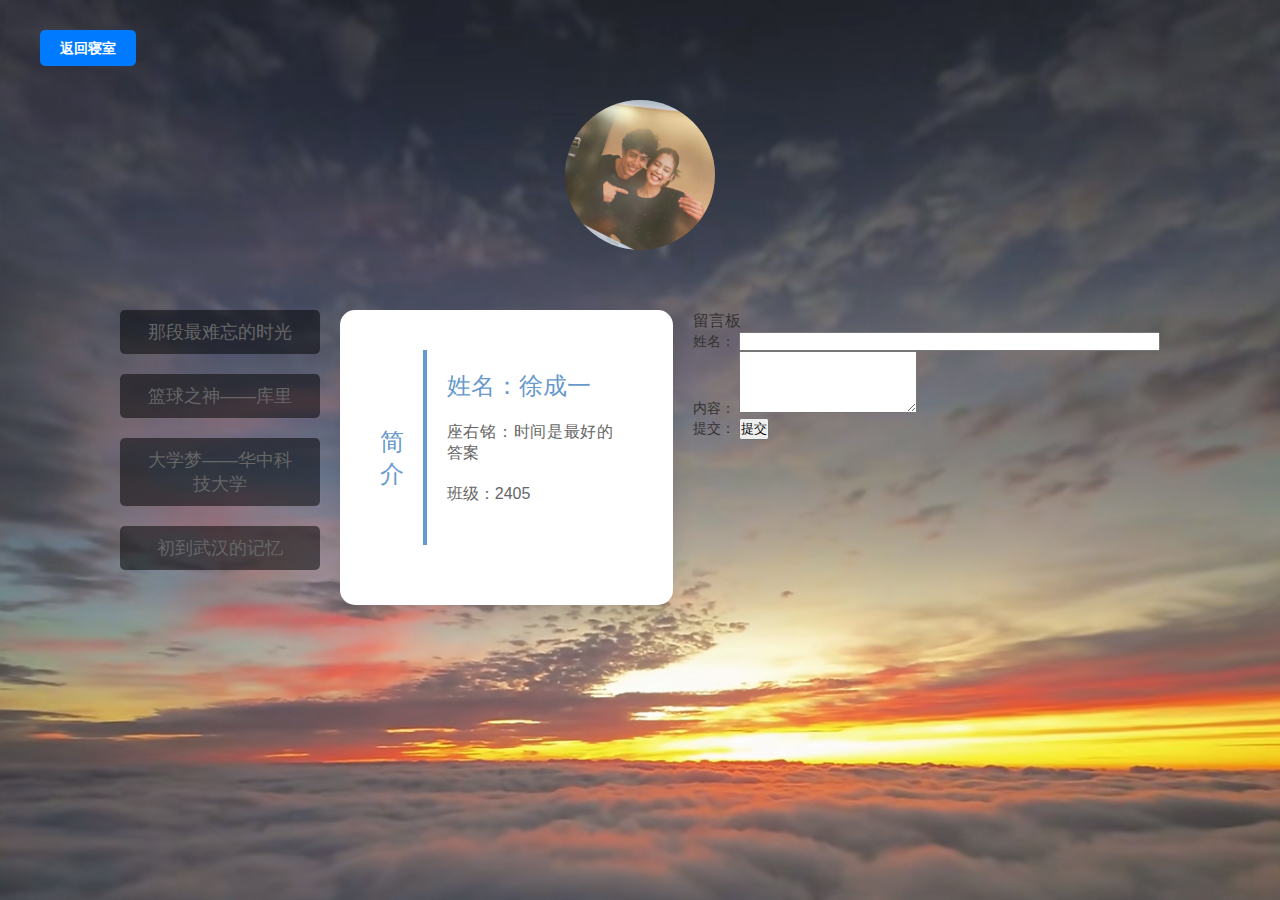
<file: index.html>
<!DOCTYPE html>
<html>
<head>
<meta charset="utf-8">
<link type="text/css" rel="stylesheet" href="Untitled-2.css" />
<style type="text/css">
body {
	background-image: url(myxcystc/image/4e0b15a1dc6dbb945c86a921d02bbb5c.jpg);
	margin-top: 0px;
	margin-bottom: auto;
}
</style>
<title>xxxcy的网页</title>
</head>
<body>
<div class="back-to-dorm">
<a href="https://lyf621.github.io/su-she/">返回寝室</a> 
</div>
<div class="wrapin">
  <div class="top">
    <div class="tx"><img src="myxcystc/image/QQ图片20241118190209.jpg"></div>
<div class="wrapin">
 <div class="menu"> 
    <a href="myxcystc/gaozhong.html">那段最难忘的时光</a>
    <a href="myxcystc/kuli.html">篮球之神——库里</a>
    <a href="myxcystc/daxuemeng.html">大学梦——华中科技大学</a>
    <a href="myxcystc/wuhanjiyi.html">初到武汉的记忆</a> 
</div>
    <div class="index_word1">
      <h3 class="bar">简介</h3>
      <div class="msg pad">
        <div class="personal">
          <h3>姓名：徐成一</h3>
          <p>座右铭：时间是最好的答案</p>
          <p>班级：2405</p>
        </div>
      </div>
    </div>
    

	<div class="index_word2">
      <h3 class="bar">留言板</h3>
      <div class="msg pad">
        <form>
          <div> <span class="fl">姓名：</span>
            <input type="text" size="50" class="ip">
          </div>
          <div> <span class="fl">内容：</span>
            <textarea class="ip" rows="4"></textarea>
          </div>
          <div> <span class="fl">提交：</span>
            <input  type="button" onclick="myFunction()"   value="提交">
          </div>
        </form>
      </div>
      <div class="clear"></div>
    </div>
  
</div>

<div class="clear"></div>
	</div>
</div>
</body>
</html>
</file>
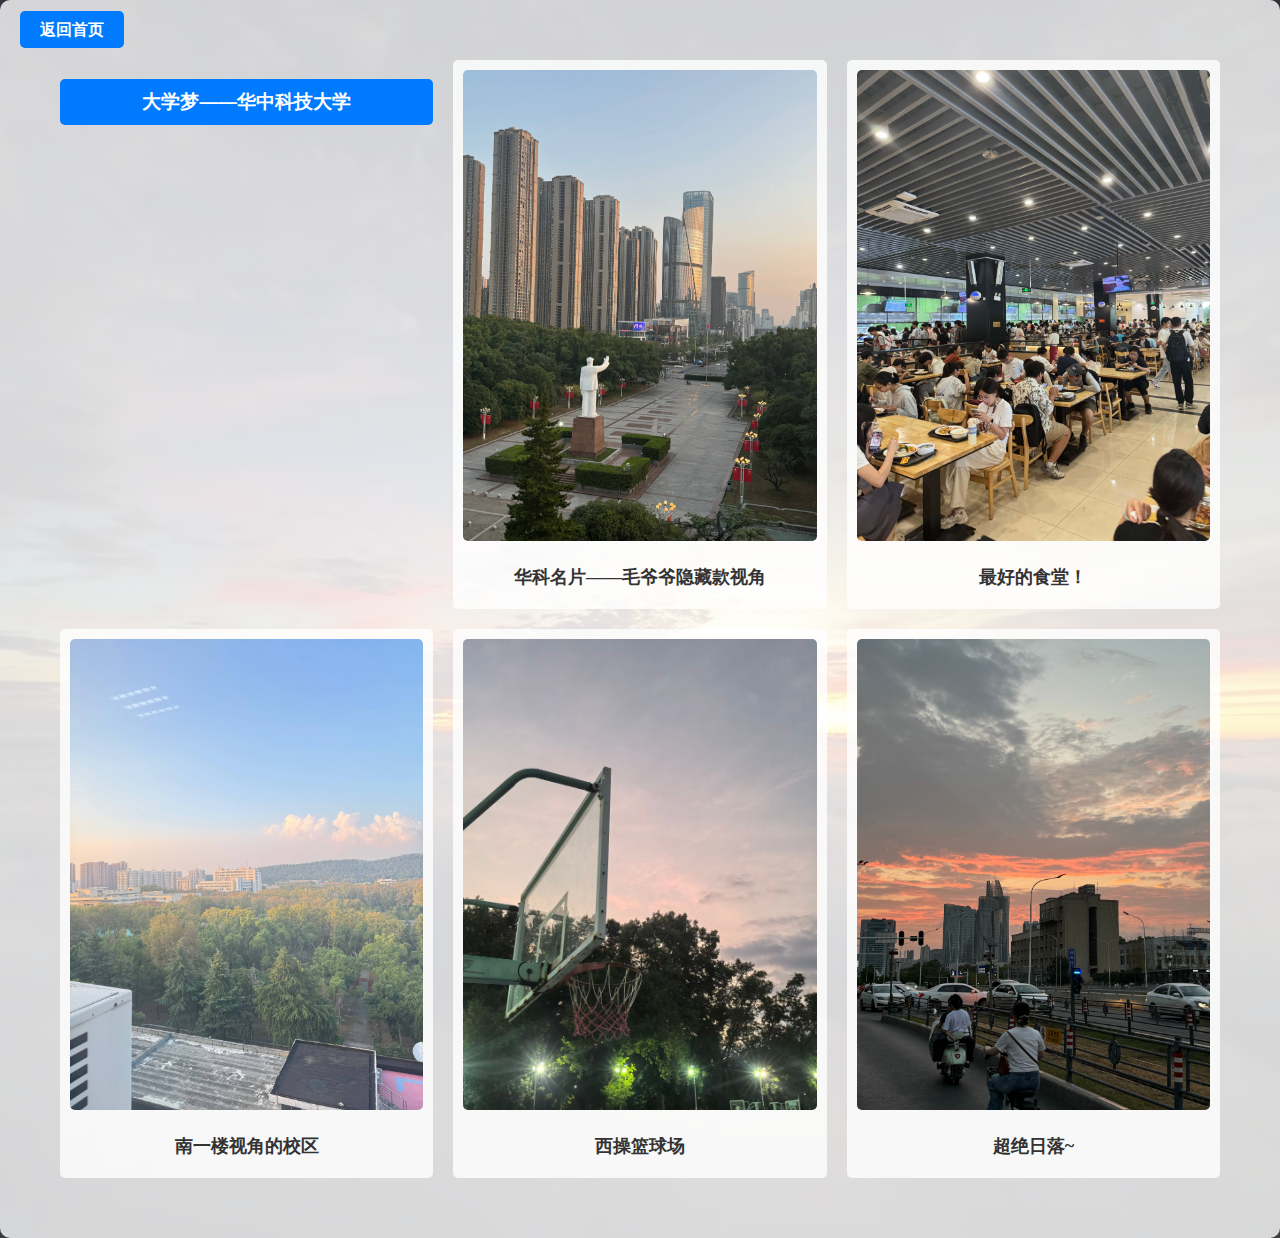
<file: myxcystc/daxuemeng.html>
<!DOCTYPE html>
<html>
<head>
<meta charset="utf-8">
<link type="text/css" rel="stylesheet" href="Untitled-5.css" />
<style type="text/css">
    /* 在这里添加您的CSS样式 */
    .back-to-home {
        position: fixed;
        top: 20px;
        left: 20px;
        z-index: 1000;
    }

    .back-to-home a {
        background-color: #007bff;
        color: #fff;
        padding: 10px 20px;
        border-radius: 5px;
        text-decoration: none;
        font-weight: bold;
    }

    .back-to-home a:hover {
        background-color: #0056b3;
    }

    body {
        background-image: url('image/4e0b15a1dc6dbb945c86a921d02bbb5c.jpg');
        margin-top: 0px;
        margin-bottom: auto;
        background-color: #8E7576;
    }

    /* 其他CSS样式 */
    .wrapin {
        max-width: 1200px;
        margin: 0 auto;
        padding: 40px;
    }

    .bar {
        background-color: #007bff;
        color: #fff;
        padding: 10px 20px;
        border-radius: 5px;
        margin-bottom: 20px;
        text-align: center;
    }

    .university-dream {
        display: grid;
        grid-template-columns: repeat(auto-fit, minmax(25%, 1fr));
        gap: 20px; /* 调整图片之间的间隔 */
        padding: 20px;
        align-items: start;
    }

    .university-dream .memory-photo {
        background-color: rgba(255, 255, 255, 0.8); /* 背景颜色 */
        border-radius: 5px;
        padding: 10px;
        text-align: center;
    }

    .university-dream .memory-photo img {
        width: 100%; /* 宽度自动适应容器 */
        height: auto;
        border-radius: 5px;
        margin-bottom: 10px; /* 图片和文字之间的间隔 */
    }

    .university-dream .memory-photo p {
        font-size: 18px; /* 增加字体大小 */
        color: #333;
        margin: 0;
        padding: 10px 0; /* 上下内边距 */
        font-weight: bold; /* 加粗字体 */
        font-family: 'Georgia', serif; /* 使用Georgia字体，更具特色 */
    }
</style>
<title>大学梦——华中科技大学 - xxxcy的网页</title>
</head>
<body>
<div class="back-to-home">
    <a href="../index.html">返回首页</a>
</div>	
<div class="wrapin">
    <div class="university-dream">
        <h3 class="bar">大学梦——华中科技大学</h3>
        <div class="memory-photo">
            <img src="image/31d1a4edb3f5c51adfac9d59637e5600.jpg" alt="大学生活1">
            <p>华科名片——毛爷爷隐藏款视角</p>
        </div>
        <div class="memory-photo">
            <img src="image/47cb8d98639499e08676f43e8abfd597.jpg" alt="大学生活2">
            <p>最好的食堂！</p>
        </div>
        <div class="memory-photo">
            <img src="image/4d84fc0a7b6ca2695dffe9794e0f23e5.jpg" alt="大学生活3">
            <p>南一楼视角的校区</p>
        </div>
		        <div class="memory-photo">
            <img src="image/bd7f6c99561293082f8c4f67efd9d160.jpg" alt="大学生活3">
            <p>西操篮球场</p>
        </div>
        <div class="memory-photo">
            <img src="image/c6fa67ccc504df5f3a8f08225b80ddbd.jpg" alt="大学生活4">
            <p>超绝日落~</p>
        </div>
    </div>
</div>

<div class="clear"></div>
</body>
</html>
</file>
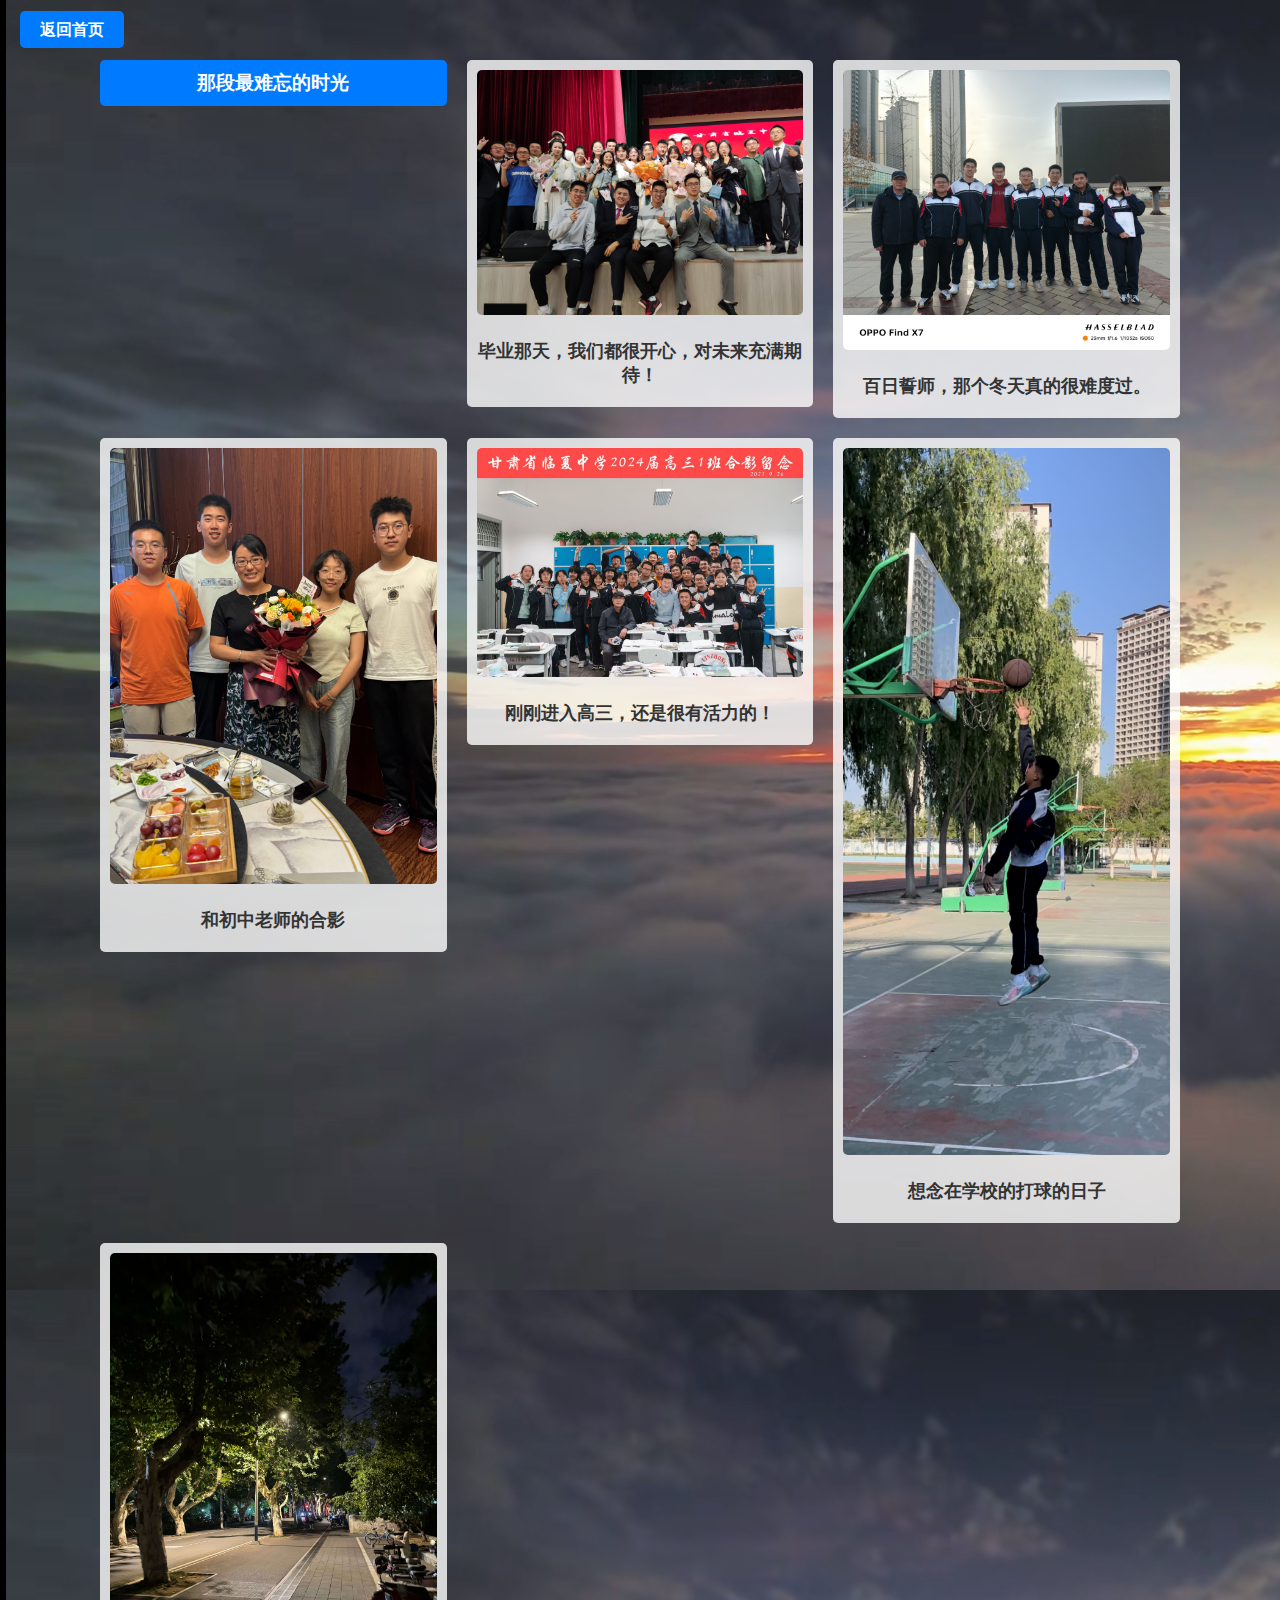
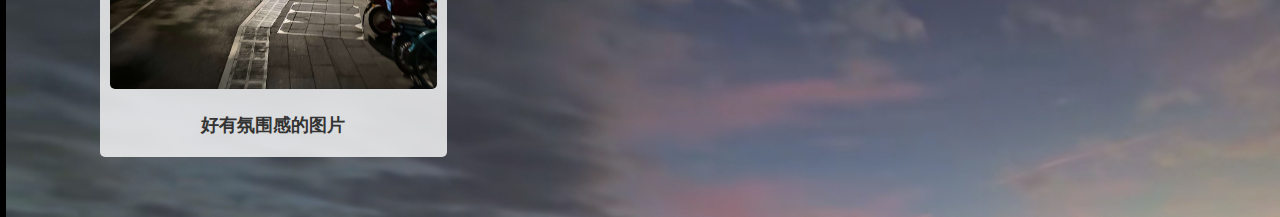
<file: myxcystc/gaozhong.html>
<!DOCTYPE html>
<html>
<head>
<meta charset="utf-8">
<link type="text/css" rel="stylesheet" href="Untitled-3.css" />
<style type="text/css">
    /* 在这里添加您的CSS样式 */
    .back-to-home {
        position: fixed;
        top: 20px;
        left: 20px;
        z-index: 1000;
    }

    .back-to-home a {
        background-color: #007bff;
        color: #fff;
        padding: 10px 20px;
        border-radius: 5px;
        text-decoration: none;
        font-weight: bold;
    }

    .back-to-home a:hover {
        background-color: #0056b3;
    }

    body {
        background-image: url('image/4e0b15a1dc6dbb945c86a921d02bbb5c.jpg');
        margin-top: 0px;
        margin-bottom: auto;
        background-color: #8E7576;
    }

    /* 其他CSS样式 */
    .wrapin {
        max-width: 1200px;
        margin: 0 auto;
        padding: 40px;
    }

    .bar {
        background-color: #007bff;
        color: #fff;
        padding: 10px 20px;
        border-radius: 5px;
        margin-bottom: 20px;
        text-align: center;
    }

    .university-dream {
        display: grid;
        grid-template-columns: repeat(auto-fit, minmax(25%, 1fr));
        gap: 20px; /* 调整图片之间的间隔 */
        padding: 20px;
        align-items: start;
    }

    .university-dream .memory-photo {
        background-color: rgba(255, 255, 255, 0.8); /* 背景颜色 */
        border-radius: 5px;
        padding: 10px;
        text-align: center;
    }

    .university-dream .memory-photo img {
        width: 100%; /* 宽度自动适应容器 */
        height: auto;
        border-radius: 5px;
        margin-bottom: 10px; /* 图片和文字之间的间隔 */
    }

    .university-dream .memory-photo p {
        font-size: 18px; /* 增加字体大小 */
        color: #333;
        margin: 0;
        padding: 10px 0; /* 上下内边距 */
        font-weight: bold; /* 加粗字体 */
        font-family: 'Georgia', serif; /* 使用Georgia字体，更具特色 */
    }
</style>
<title>那段最难忘的时光 - xxxcy的网页</title>
</head>
<body>
<div class="back-to-home">
    <a href="../index.html">返回首页</a>
</div>	
<div class="wrapin">
    <div class="university-dream">
        <h3 class="bar">那段最难忘的时光</h3>
        <div class="memory-photo">
            <img src="image/adbdf3e7a74f7d68d09f5052d0f2c7bf.jpg" alt="大学生活1">
            <p>毕业那天，我们都很开心，对未来充满期待！</p>
        </div>
        <div class="memory-photo">
            <img src="image/微信图片_20240802212908.jpg" alt="大学生活2">
            <p>百日誓师，那个冬天真的很难度过。</p>
        </div>
        <div class="memory-photo">
            <img src="image/f49670a41a3752a906b0ee2b6fa6a1ae.jpg" alt="大学生活3">
            <p>和初中老师的合影</p>
        </div>
		 <div class="memory-photo">
            <img src="image/微信图片_20240802212935.jpg" alt="大学生活3">
            <p>刚刚进入高三，还是很有活力的！</p>
        </div>
		 <div class="memory-photo">
            <img src="image/微信图片_20240802221706.png"="大学生活3">
            <p>想念在学校的打球的日子</p>
        </div>
        <div class="memory-photo">
            <img src="image/e24175f0ed51c73310dc22eb122d4947.jpg" alt="大学生活4">
            <p>好有氛围感的图片</p>
        </div>
    </div>
</div>

<div class="clear"></div>
</body>
</html>
</file>
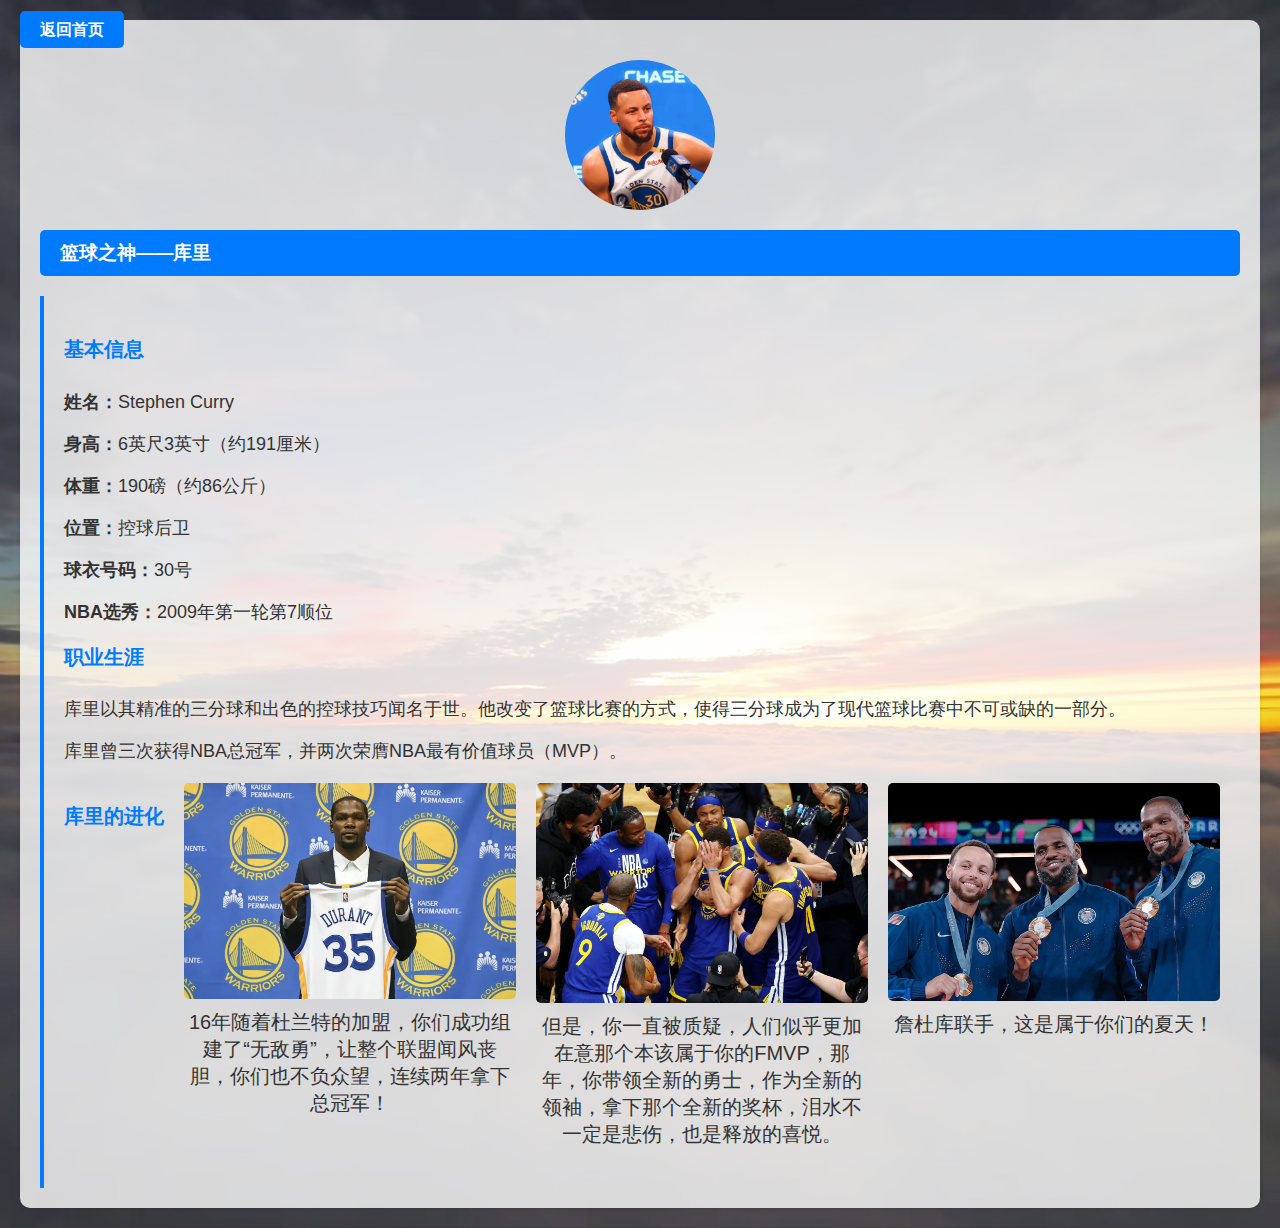
<file: myxcystc/kuli.html>
<!DOCTYPE html>
<html>
<head>
<meta charset="utf-8">
<link type="text/css" rel="stylesheet" href="Untitled-5.css" />
<style type="text/css">
 .back-to-home {
        position: fixed;
        top: 20px;
        left: 20px;
        z-index: 1000;
    }

    .back-to-home a {
        background-color: #007bff;
        color: #fff;
        padding: 10px 20px;
        border-radius: 5px;
        text-decoration: none;
        font-weight: bold;
    }

    .back-to-home a:hover {
        background-color: #0056b3;
    }
body {
	background-image: url('image/4e0b15a1dc6dbb945c86a921d02bbb5c.jpg');
	margin-top: 0px;
	margin-bottom: auto;
	background-color: #8E7576;
}
/* 其他CSS样式 */
</style>
<title>篮球之神——库里 - xxxcy的网页</title>
</head>
<body>
<div class="back-to-home">
    <a href="../index.html">返回首页</a>
</div>	
<div class="wrapin">
    <div class="tx"><img src="image/QQ图片20241119153026.jpg" alt="Stephen Curry"></div>
  <div class="right">
    <div class="index_word2">
      <h3 class="bar">篮球之神——库里</h3>
      <div class="msg pad">
        <div class="personal">
          <h4>基本信息</h4>
          <p><strong>姓名：</strong>Stephen Curry</p>
          <p><strong>身高：</strong>6英尺3英寸（约191厘米）</p>
          <p><strong>体重：</strong>190磅（约86公斤）</p>
          <p><strong>位置：</strong>控球后卫</p>
          <p><strong>球衣号码：</strong>30号</p>
          <p><strong>NBA选秀：</strong>2009年第一轮第7顺位</p>
        </div>
        <div class="clear"></div>
        <div class="personal">
          <h4>职业生涯</h4>
          <p>库里以其精准的三分球和出色的控球技巧闻名于世。他改变了篮球比赛的方式，使得三分球成为了现代篮球比赛中不可或缺的一部分。</p>
          <p>库里曾三次获得NBA总冠军，并两次荣膺NBA最有价值球员（MVP）。</p>
        </div>
        <div class="clear"></div>

        <div class="clear"></div>
        <!-- 添加库里几年变化的照片和介绍 -->
<!-- 添加库里几年变化的照片和介绍 -->
<div class="curry-evolution">
  <h4>库里的进化</h4>
  <div class="curry-photo">
    <img src="image/6d67a0680c51994e6159c114bfb7bd96.jpg" alt="库里第一年">
    <p>16年随着杜兰特的加盟，你们成功组建了“无敌勇”，让整个联盟闻风丧胆，你们也不负众望，连续两年拿下总冠军！</p>
  </div>
  <div class="curry-photo">
    <img src="image/8272b619ae5b56584af623c22874d3da.jpg" alt="库里第二年">
    <p>但是，你一直被质疑，人们似乎更加在意那个本该属于你的FMVP，那年，你带领全新的勇士，作为全新的领袖，拿下那个全新的奖杯，泪水不一定是悲伤，也是释放的喜悦。</p>
  </div>
  <div class="curry-photo">
    <img src="image/415eaa3ae5fe448ce247be477c083dd7.jpg" alt="库里第三年">
    <p>詹杜库联手，这是属于你们的夏天！</p>
  </div>
  <!-- 更多年份的图片和介绍 -->
</div>
      </div>
      <div class="clear"></div>
    </div>
  </div>
</div>

<div class="clear"></div>
</body>
</html>
</file>
<file: Untitled-2.css>
/* 通用类 */
* {
    margin: 0;
    padding: 0;
    box-sizing: border-box; /* 边框盒模型 */
}

body {		
    min-width: 1000px;
    margin: 0 auto;
    font-size: 14px; /* 增加字体大小 */
    background: url(../images/bg.png) center top no-repeat fixed;
    color: #333;
    font-family: 'Arial', sans-serif; /* 使用Arial字体 */
    text-align: justify;
    padding: 40px; /* 增加内边距 */
}

h1, h2, h3, h4 {	
    font-weight: 500;	
}
、
.Name {
    background-color: #007bff;
    color: #fff;
    padding: 10px 20px;
    border-radius: 5px;
    margin-bottom: 20px;
    text-align: center; /* 文本居中 */
}


.tx img {
    width: 150px; /* 设置图片宽度 */
    height: 150px; /* 设置图片高度 */
    border-radius: 50%; /* 圆形图片 */
    object-fit: cover;
    margin: 20px auto; /* 居中显示 */
    display: block; /* 防止图片下方出现空白 */
}


img {
    border: none;	
}

a {
    cursor: pointer;
    color: #000;
    text-decoration: none; /* 取消下划线 */
    outline: none;
}

a:hover {
    color: #424683;	
}

ul {
    list-style-type: none;	
}

div.clear {
    clear: both;	
}

/* wrapin 主体容器宽度 */
.wrapin {
    display: flex; /* 使用Flexbox布局 */
    justify-content: space-between; /* 子元素之间的间距 */
    align-items: flex-start; /* 垂直对齐方式 */
    width: 100%;
    max-width: 1200px; /* 最大宽度 */
    margin: 0 auto;
    padding: 40px; /* 增加内边距 */
}

/* 菜单样式 */
.menu {
    width: 200px; 
    text-align: center; 
    padding-bottom: 40px;
}

.menu a {
    display: block; 
    padding: 10px 20px; /* 增加内边距 */
    margin-bottom: 20px; /* 增加间距 */
    background: rgba(0, 0, 0, 0.5); 
    font-size: 18px; 
    color: #666;
    border-radius: 5px; /* 添加圆角 */
    transition: background 0.3s ease; /* 过渡效果 */
}

.menu a:hover {
    background: rgba(0, 0, 0, 0.8); 
}

/* 个人介绍样式 */
.index_word1 {
    background-color: #FFF; 
    border-radius: 15px; /* 增加圆角 */
    box-shadow: 0 10px 20px rgba(0, 0, 0, 0.1); /* 增加阴影 */
    padding: 40px; /* 增加内边距 */
    margin: 0 20px; /* 增加左右边距 */
    flex: 1;
    display: flex; /* 使用Flexbox布局 */
    flex-direction: row; /* 横向排列 */
    align-items: center; /* 垂直居中对齐 */
}

/* 个人信息样式 */
.personal {
    padding: 20px; 
    border-left: 4px solid #6699CC; /* 增加边框 */
    margin-bottom: 20px;
}

.index_word1 h3 {
    font-size: 24px; 
    color: #6699CC; /* 改变颜色 */
}

.index_word1 p {
    font-size: 16px; 
    margin: 20px 0; /* 增加间距 */
    color: #666; /* 改变颜色 */
}
.back-to-dorm {
    position: fixed;
    top: 40px; /* 根据padding调整这个值以确保按钮不会与页面顶部的边距重叠 */
    left: 40px; /* 根据padding调整这个值以确保按钮不会与页面左侧的边距重叠 */
    z-index: 1001; /* 确保按钮在其他内容之上 */
}

.back-to-dorm a {
    background-color: #007bff;
    color: #fff;
    padding: 10px 20px;
    border-radius: 5px;
    text-decoration: none;
    font-weight: bold;
}

.back-to-dorm a:hover {
    background-color: #0056b3;
}



/* 其他样式保持不变 */
</file>
<file: myxcystc/Untitled-5.css>
/* Untitled-5.css */
body {
    font-family: 'Arial', sans-serif; /* 使用更通用的字体 */
    background-image: url('image/4e0b15a1dc6dbb945c86a921d02bbb5c.jpg');
    background-size: cover;
    background-position: center;
    margin: 0;
    color: #333;
    background-color: #8E7576; /* 备用背景色 */
}

.wrapin {
    max-width: 1200px;
    margin: 20px auto;
    padding: 20px;
    background: rgba(255, 255, 255, 0.8); /* 半透明背景 */
    border-radius: 10px;
    box-shadow: 0 2px 4px rgba(0, 0, 0, 0.1);
}

.tx img {
    width: 150px; /* 设置图片宽度 */
    height: 150px; /* 设置图片高度 */
    border-radius: 50%; /* 圆形图片 */
    object-fit: cover;
    margin: 20px auto; /* 居中显示 */
    display: block; /* 防止图片下方出现空白 */
}
.back-to-home {
    position: fixed; /* 使用固定定位 */
    top: 20px; /* 距离顶部20px */
    left: 20px; /* 距离左侧20px */
    z-index: 1000; /* 确保在页面最上层 */
}

.back-to-home a {
    background-color: #007bff; /* 背景颜色 */
    color: #fff; /* 文字颜色 */
    padding: 10px 20px; /* 内边距 */
    border-radius: 5px; /* 圆角 */
    text-decoration: none; /* 去除下划线 */
    font-weight: bold; /* 加粗字体 */
}

.back-to-home a:hover {
    background-color: #0056b3; /* 鼠标悬浮时的背景颜色 */
}

.bar {
    background-color: #007bff;
    color: #fff;
    padding: 10px 20px;
    border-radius: 5px;
    margin-bottom: 20px;
}

.msg.pad {
    padding: 20px;
    border-left: 4px solid #007bff; /* 左侧边框 */
}

.clear {
    clear: both;
}

.personal h4 {
    color: #007bff;
    margin-top: 20px;
}

ul {
    list-style-type: none;
    padding: 0;
}

ul li {
    background-image: url('data:image/svg+xml;utf8,<svg fill="%23007bff" height="24" viewBox="0 0 24 24" width="24" xmlns="http://www.w3.org/2000/svg"><path d="M21 11.028C20.995 6.97 19.686 3.174 17.344 0 15.35-2.828 12.77-4.695 10 0c-2.77 4.695-5.35 2.828-7.344 0C2.314 3.174 1.005 6.97.002 11.028.002 15.087 0 19.046 0 23h23c0-3.954 0-7.913 0-11.972zM9 18.035V15h6v3.035c0 2.206-1.794 4-4 4s-4-1.794-4-4zM14 13H7v-2h7v2z"/></svg>'); /* SVG 勾选标记 */
    background-repeat: no-repeat;
    background-position: 0 0.5em;
    padding-left: 24px;
    margin-bottom: 5px;
}

input[type="button"] {
    background-color: #28a745;
    color: #fff;
    border: none;
    padding: 10px 20px;
    border-radius: 5px;
    cursor: pointer;
    transition: background-color 0.3s ease;
}

input[type="button"]:hover {
    background-color: #218838;
}
/* 库里几年变化的照片和介绍的样式 */
.curry-evolution {
    margin-top: 20px;
    display: flex;
    justify-content: center;
    gap: 20px; /* 调整图片之间的间隔 */
}

.curry-photo {
    flex: 1;
    max-width: calc(33.333% - 20px); /* 三个一组，减去间隔 */
    display: flex;
    flex-direction: column;
    align-items: center; /* 水平居中对齐 */
    text-align: center;
    margin-bottom: 20px;
}

.curry-photo img {
    max-width: 100%;
    height: auto;
    border-radius: 5px;
    margin-bottom: 10px; /* 图片和文字之间的间隔 */
}

.curry-photo p {
    margin: 0; /* 重置段落的外边距 */
    font-size: 20px; /* 增加字体大小 */
}

/* 增加h4标签的字体大小 */
h4 {
    font-size: 20px; /* 您可以根据需要调整这个值 */
    color: #007bff;
    margin-top: 20px;
}

/* 增加基本信息和职业生涯部分的字体大小 */
.personal p {
    font-size: 18px; /* 增加字体大小 */
}

/* 增加个人荣誉部分的字体大小 */
ul li {
    font-size: 18px; /* 增加字体大小 */
}
</file>
<file: myxcystc/Untitled-3.css>
/* 重置和通用样式 */
* {
    margin: 0;
    padding: 0;
    box-sizing: border-box;
}

body {
    font-family: 'Arial', sans-serif;
    background-image: url('image/4e0b15a1dc6dbb945c86a921d02bbb5c.jpg');
    background-color: #8E7576;
    color: #333;
    margin: 0;
    padding: 0;
}

a {
    color: #000;
    text-decoration: none;
}

a:hover {
    color: #424683;
}

ul {
    list-style-type: none;
}

.clear {
    clear: both;
}

/* 固定返回首页按钮 */
.back-to-home {
    position: fixed;
    top: 20px;
    left: 20px;
    z-index: 1000;
}

.back-to-home a {
    background-color: #007bff;
    color: #fff;
    padding: 10px 20px;
    border-radius: 5px;
    text-decoration: none;
    font-weight: bold;
}

.back-to-home a:hover {
    background-color: #0056b3;
}

/* 容器样式 */
.wrapin {
    max-width: 1200px;
    margin: 0 auto;
    padding: 40px;
}

/* 标题样式 */
.bar {
    background-color: #007bff;
    color: #fff;
    padding: 10px 20px;
    border-radius: 5px;
    margin-bottom: 20px;
    text-align: center;
}

/* 大学回忆样式 */
.university-dream {
    display: grid;
    grid-template-columns: repeat(auto-fit, minmax(25%, 1fr));
    gap: 20px; /* 调整图片之间的间隔 */
    padding: 20px;
    align-items: start;
}

.university-dream .memory-photo {
    background-color: rgba(255, 255, 255, 0.8); /* 背景颜色 */
    border-radius: 5px;
    padding: 10px;
    text-align: center;
}

.university-dream .memory-photo img {
    width: 100%; /* 宽度自动适应容器 */
    height: auto;
    border-radius: 5px;
    margin-bottom: 10px; /* 图片和文字之间的间隔 */
}

.university-dream .memory-photo p {
    font-size: 18px; /* 增加字体大小 */
    color: #333;
    margin: 0;
    padding: 10px 0; /* 上下内边距 */
    font-weight: bold; /* 加粗字体 */
    font-family: 'Georgia', serif; /* 使用Georgia字体，更具特色 */
}
</file>
